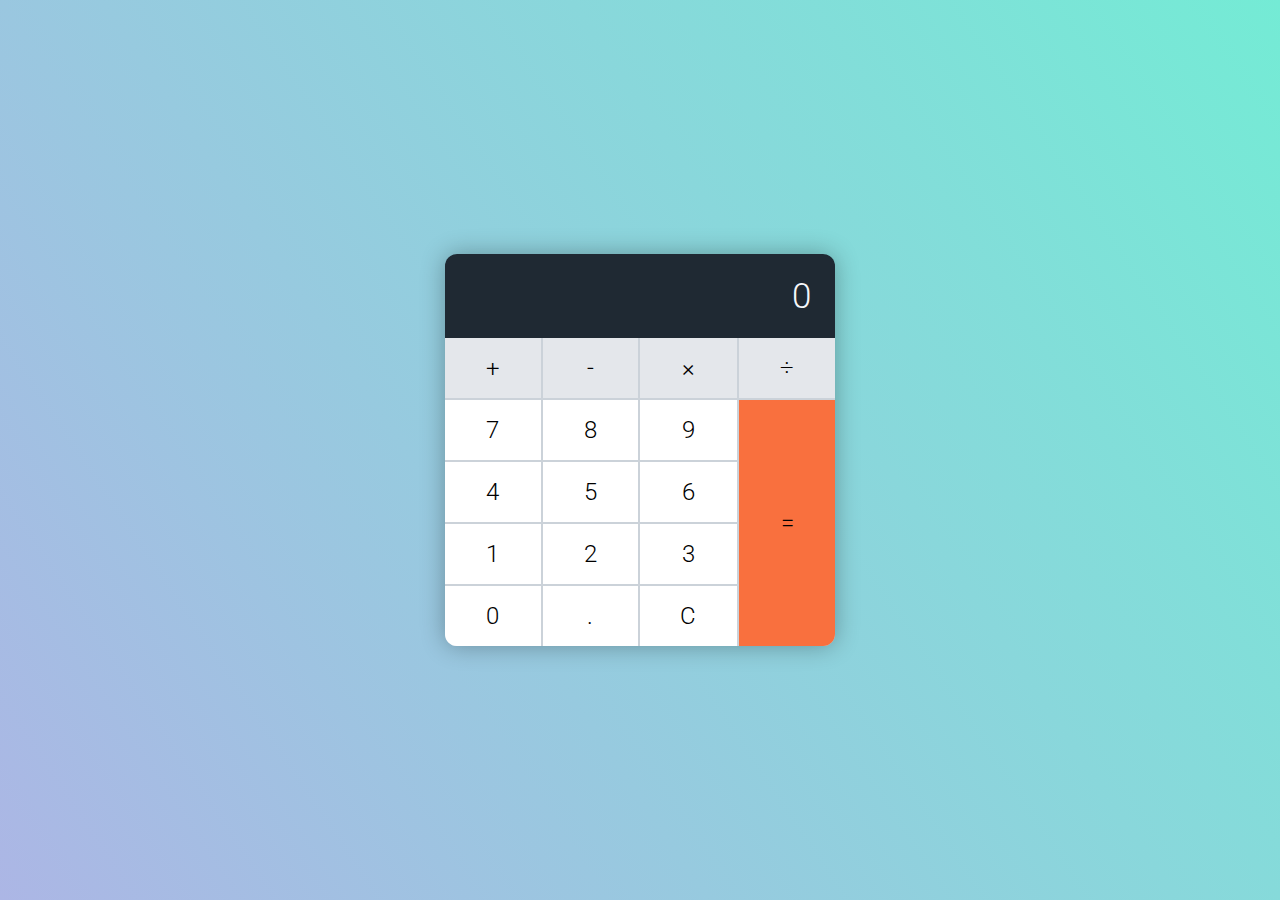
<file: Calculator/index.html>
<!DOCTYPE html>
<html lang="en">
<head>
    <meta charset="UTF-8">
    <meta http-equiv="X-UA-Compatible" content="IE=edge">
    <meta name="viewport" content="width=device-width, initial-scale=1.0">

    <title>Calculator</title>
    
    <link href="https://fonts.googleapis.com/css?family=Roboto:300,400,700" rel="stylesheet" />
    <link href="css/normalize.css" rel="stylesheet" />
    <link href="css/reset.css" rel="stylesheet" />
    <link href="css/styles.css" rel="stylesheet" />
</head>
<body>
    <div class="container">
        <div class="calculator">
            <div class="calculator__display">0</div>
            <div class="calculator__keys">
                <button class="operator plus">+</button>
                <button class="operator minus">-</button>
                <button class="operator times">&times;</button>
                <button class="operator divide">÷</button>
                <button class="number one">1</button>
                <button class="number two">2</button>
                <button class="number three">3</button>
                <button class="number four">4</button>
                <button class="number five">5</button>
                <button class="number six">6</button>
                <button class="number seven">7</button>
                <button class="number eight">8</button>
                <button class="number nine">9</button>
                <button class="number zero">0</button>
                <button class="number decimal">.</button>
                <button class="number clear">C</button>
                <button class="equal">=</button>
            </div>
        </div>
    </div>
</body>
</html>
</file>
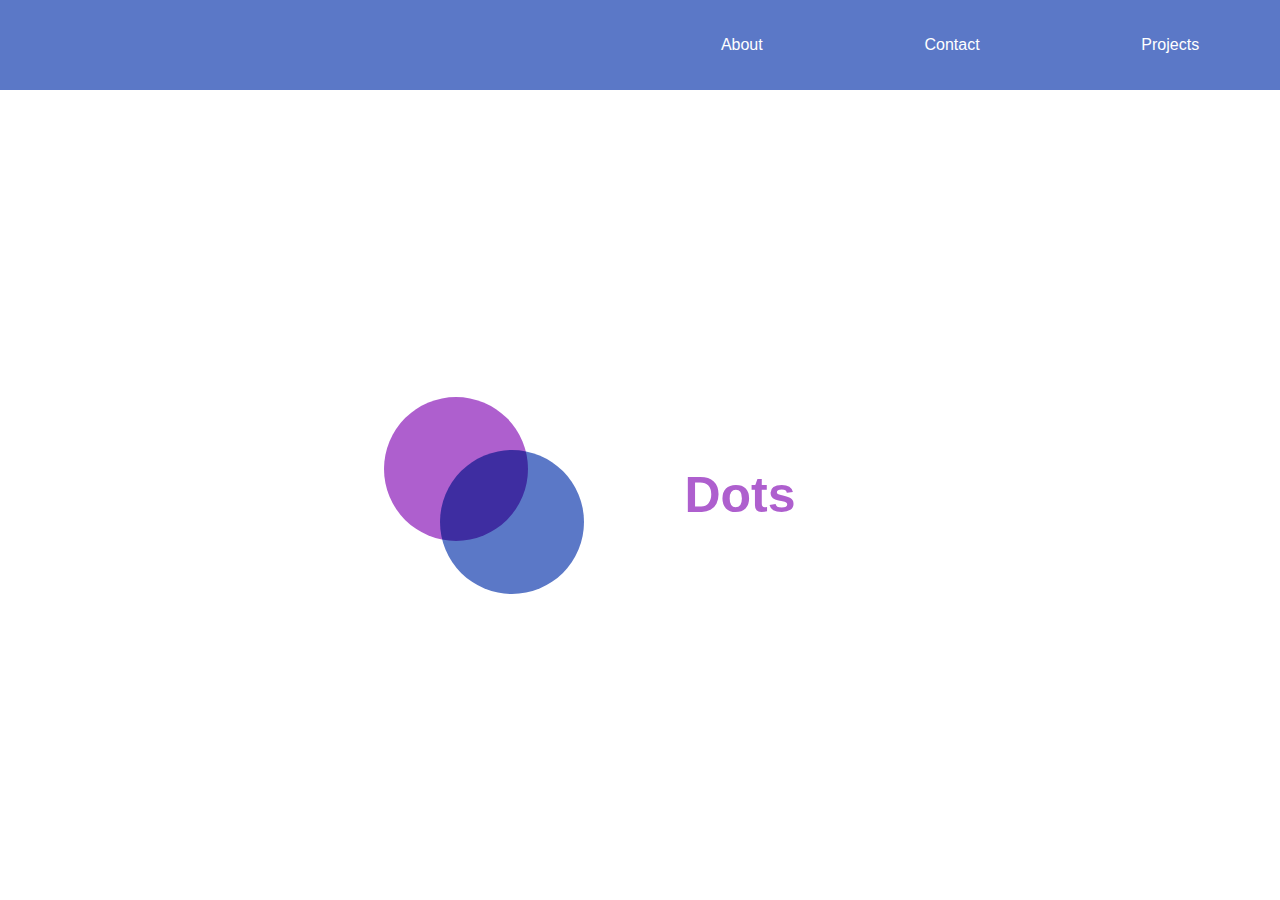
<file: navbar-circle-animation/index.html>
<!DOCTYPE html>
<html lang="en">
<head>
  <meta charset="UTF-8">
  <meta http-equiv="X-UA-Compatible" content="IE=edge">
  <meta name="viewport" content="width=device-width, initial-scale=1.0">
  <link rel="stylesheet" href="./style.css">
  <title>Bubble Effect</title>
</head>
<body>
    <nav>
      <div class="hamburger">
        <div class="line"></div>
        <div class="line"></div>
        <div class="line"></div>
      </div>
      <ul class="nav-links">
        <li><a href="#">About</a></li>
        <li><a href="#">Contact</a></li>
        <li><a href="#">Projects</a></li>
      </ul>
    </nav>

    <section class="landing">
      <img src="./circles.svg" alt="dots">
      <h1>Dots</h1>
    </section>

    <script src="app.js"></script>
</body>
</html>
</file>
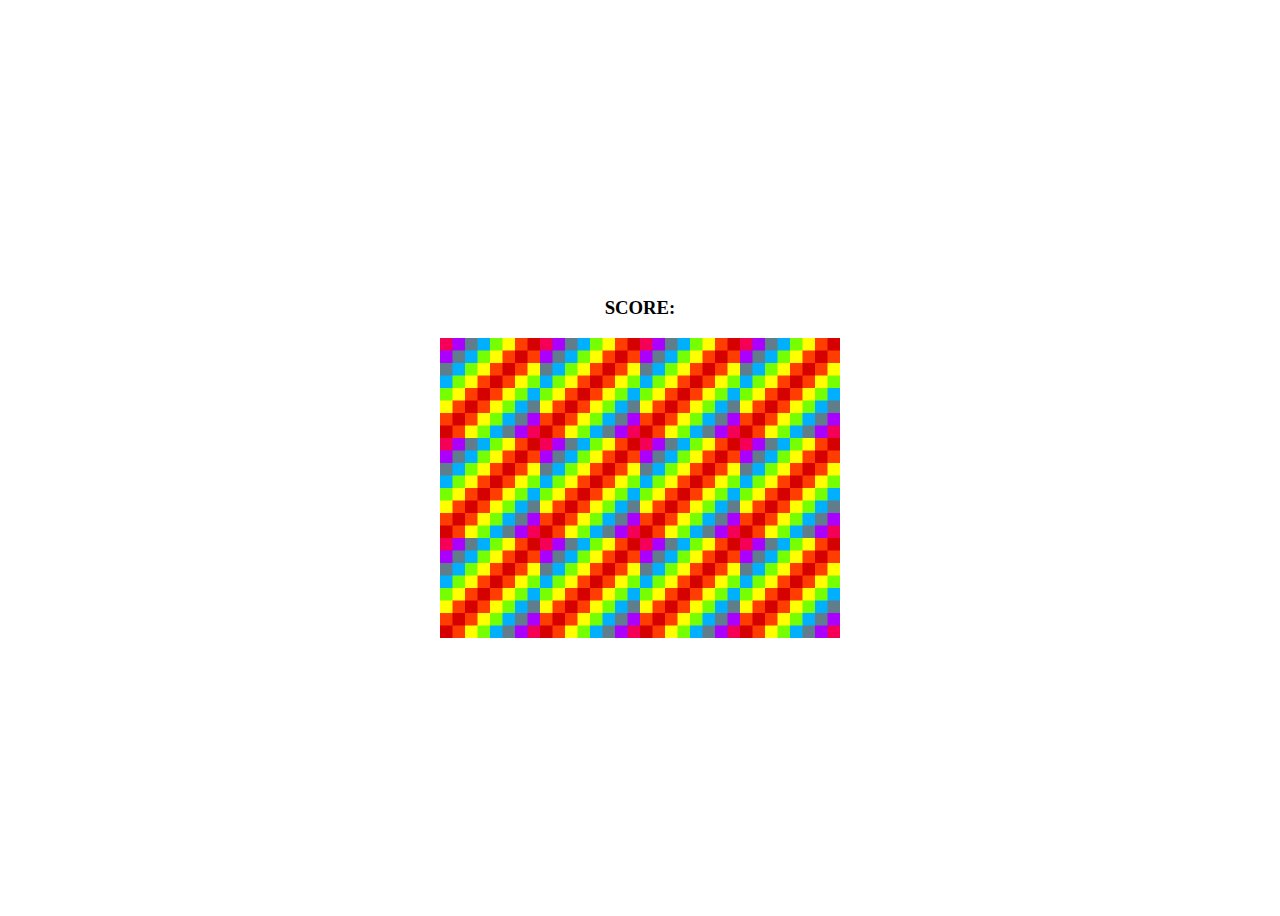
<file: JS-by-Building-7-Games-fCC/2-memory-game/index.html>
<!DOCTYPE html>
<html lang="en">

<head>
    <meta charset="UTF-8">
    <meta http-equiv="X-UA-Compatible" content="IE=edge">
    <meta name="viewport" content="width=device-width, initial-scale=1.0">
    <title>Memory Game</title>
    <link rel="stylesheet" href="app.css">
</head>

<body>
    <div class="container">
        <h3>SCORE: <span id="result"></span></h3>

        <div id="flexbox"></div>
    </div>
    <script src="app.js"></script>
</body>

</html>
</file>
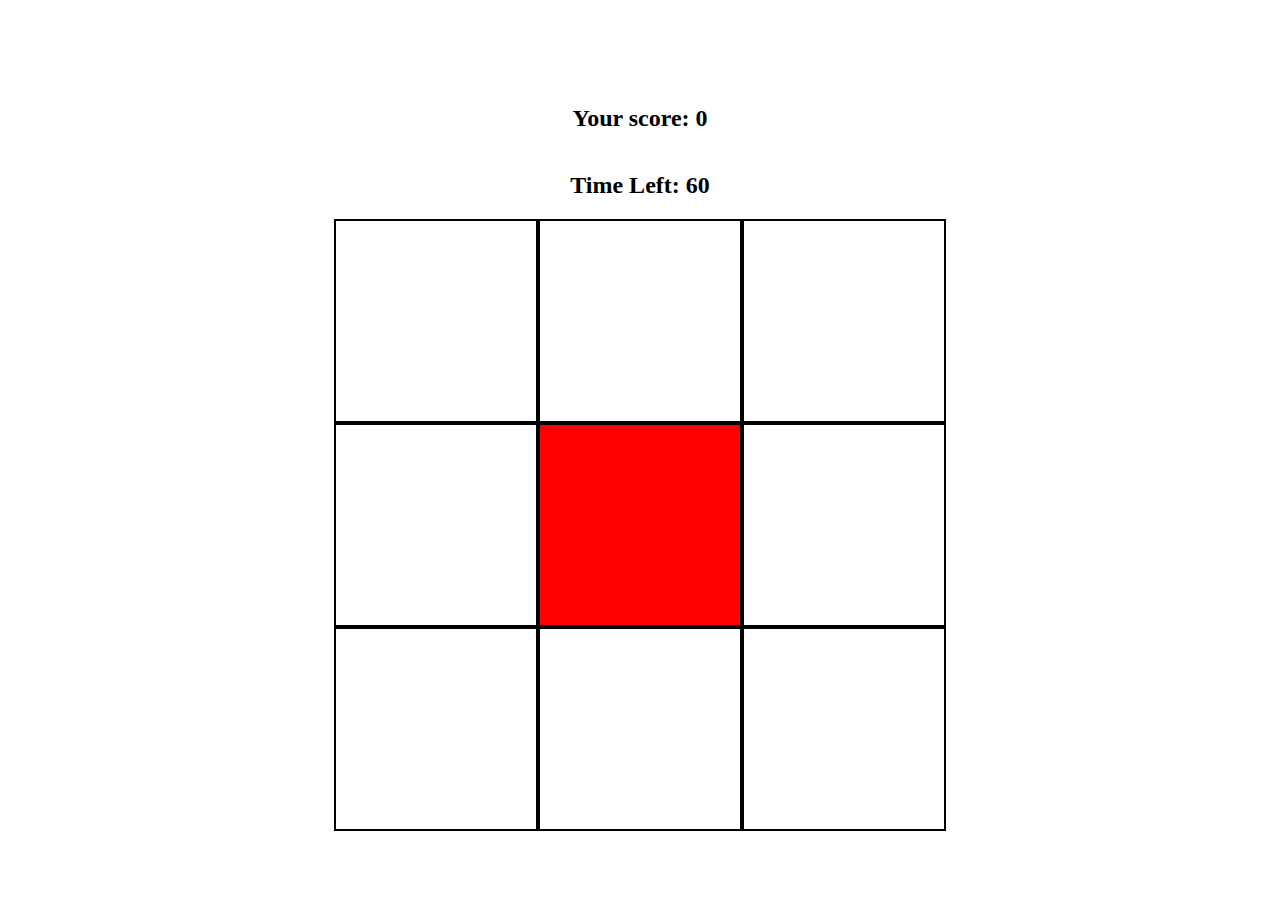
<file: JS-by-Building-7-Games-fCC/3-whac-a-mole/index.html>
<!DOCTYPE html>
<html lang="en">

<head>
    <meta charset="UTF-8">
    <meta http-equiv="X-UA-Compatible" content="IE=edge">
    <meta name="viewport" content="width=device-width, initial-scale=1.0">
    <title>Whac A Mole</title>
    <link rel="stylesheet" href="app.css">
</head>

<body>
    <div class="container">
        <h2>Your score: <span id="score">0</span></h2>

        <h2>Time Left: <span id="time-left">60</span></h2>

        <div class="flexbox">
            <div class="square" id="1"></div>
            <div class="square" id="2"></div>
            <div class="square" id="3"></div>
            <div class="square" id="4"></div>
            <div class="square" id="5"></div>
            <div class="square" id="6"></div>
            <div class="square" id="7"></div>
            <div class="square" id="8"></div>
            <div class="square" id="9"></div>
        </div>
    </div>
    <script src="app.js"></script>
</body>

</html>
</file>
<file: Calculator/css/styles.css>
/**
 * base styles and typography
 * ---------------
 */
:root {
    --orange-050: #ffe8d9;
    --orange-100: #ffd0b5;
    --orange-200: #ffb088;
    --orange-300: #ff9466;
    --orange-400: #f9703e;
    --orange-500: #f35627;
    --orange-600: #de3a11;
    --orange-700: #c52707;
    --orange-800: #ad1d07;
    --orange-900: #841003;

    --grey-050: #f5f7fa;
    --grey-100: #e4e7eb;
    --grey-200: #cbd2d9;
    --grey-300: #9aa5b1;
    --grey-400: #7b8794;
    --grey-500: #616e7c;
    --grey-600: #52606d;
    --grey-700: #3e4c59;
    --grey-800: #323f4b;
    --grey-900: #1f2933;
}

/*******************
 Base styles
 *******************/
html {
    font-size: 150%;
    font-weight: 300;
    font-family: "Roboto", Helvetica, Arial, sans-serif;
    line-height: 1.4;
}

body {
    display: flex;
    background-image: linear-gradient(236deg, #74ebd5, #acb6e5);
    justify-content: center;
    align-items: center;
    height: 100vh;
}

/*******************
 Calculator
 *******************/
.calculator {
    box-shadow: 0 0 25px 0 rgba(0, 0, 0, 0.3);
    border-radius: 0.5em;
    overflow: hidden;
}

.calculator__display {
    background-color: var(--grey-900);
    color: var(--grey-050);
    width: 16.25rem;
    padding: 0.75rem 1rem;
    text-align: right;
    font-size: calc(1rem * 1.2 * 1.2);
}

.calculator__keys {
    background: var(--grey-200);
    display: grid;
    grid-gap: 2px;
    grid-template-columns: repeat(4, auto);
    grid-template-areas:
        ". . . ."
        "seven eight nine equal"
        "four five six equal"
        "one two three equal"
        "zero decimal clear equal";
}

.calculator__keys > button {
    border: 0;
}

.one {
    grid-area: one;
}

.two {
    grid-area: two;
}

.three {
    grid-area: three;
}

.four {
    grid-area: four;
}

.five {
    grid-area: five;
}

.six {
    grid-area: six;
}

.seven {
    grid-area: seven;
}

.eight {
    grid-area: eight;
}

.nine {
    grid-area: nine;
}

.zero {
    grid-area: zero;
}

.decimal {
    grid-area: decimal;
}

.clear {
    grid-area: clear;
}

.equal {
    grid-area: equal;
    background-color: var(--orange-400);
}

.equal:active {
    background-color: var(--orange-500);
}

.operator {
    background: var(--grey-100);
}

.number {
    background: #fff;
}

.operator:active,
.number:active {
    background: var(--grey-200);
}
</file>
<file: navbar-circle-animation/style.css>
* {
    margin: 0;
    padding: 0;
    box-sizing: border-box;
}

body {
    font-family: sans-serif;
}

nav {
    height: 10vh;
    background-color: #5b78c7;
}

.nav-links {
    display: flex;
    list-style: none;
    width: 50%;
    height: 100%;
    justify-content: space-around;
    align-items: center;
    margin-left: auto;
}

.nav-links li a {
    color: white;
    text-decoration: none;
    font-size: 16;
}

.landing {
    height: 90vh;
    display: flex;
    justify-content: center;
    align-items: center;
}

.landing h1 {
    margin: 100px;
    font-size: 50px;
    color: #ae5fce;
}

@media (max-width: 40em) {
    .line {
        width: 30px;
        height: 3px;
        background: white;
        margin: 5px;
    }

    nav {
        position: relative;
    }

    .hamburger {
        cursor: pointer;
        position: absolute;
        right: 5%;
        top: 50%;
        transform: translate(-5%, -50%);
        z-index: 2;
    }

    .nav-links {
        position: fixed;
        background-color: #5b78c7;
        height: 100vh;
        width: 100%;
        flex-direction: column;
        clip-path: circle(100px at 90% -10%);
        -webkit-clip-path: circle(100px at 90% -10%);
        transition: all 1s ease-out;
        pointer-events: none;
    }

    .nav-links.open {
        clip-path: circle(1000px at 90% -10%);
        -webkit-clip-path: circle(1000px at 90% -10%);
        pointer-events: all;        
    }

    .landing {
        flex-direction: column;
    }

    .nav-links li {
        opacity: 0;
    }

    .nav-links li a {
        font-size: 25px;
    }

    .nav-links li:nth-child(1) {
        transition: all 0.5s ease 0.2s;
    }
    .nav-links li:nth-child(2) {
        transition: all 0.5s ease 0.4s;
    }
    .nav-links li:nth-child(3) {
        transition: all 0.5s ease 0.6s;
    }

    li.fade {
        opacity: 1;
    }
}
</file>
<file: JS-by-Building-7-Games-fCC/2-memory-game/app.css>
.container {
    display: flex;
    flex-direction: column;
    align-items: center;
    justify-content: center;
    height: 100vh;
    text-align: center;
    font-weight: 400;
}


#flexbox {
    width: 400px;
    height: 300px;
    display: flex;
    flex-wrap: wrap;
}
</file>
<file: JS-by-Building-7-Games-fCC/3-whac-a-mole/app.css>
.container {
    display: flex;
    flex-direction: column;
    align-items: center;
    justify-content: center;
    height: 100vh;
    text-align: center;
    font-weight: 400;
}

.flexbox {
    width: 612px;
    height: 612px;
    display: flex;
    flex-wrap: wrap;
}

.square {
    width: 200px;
    height: 200px;
    border: 2px solid black;
}

.mole {
    background-color: red;
}
</file>
